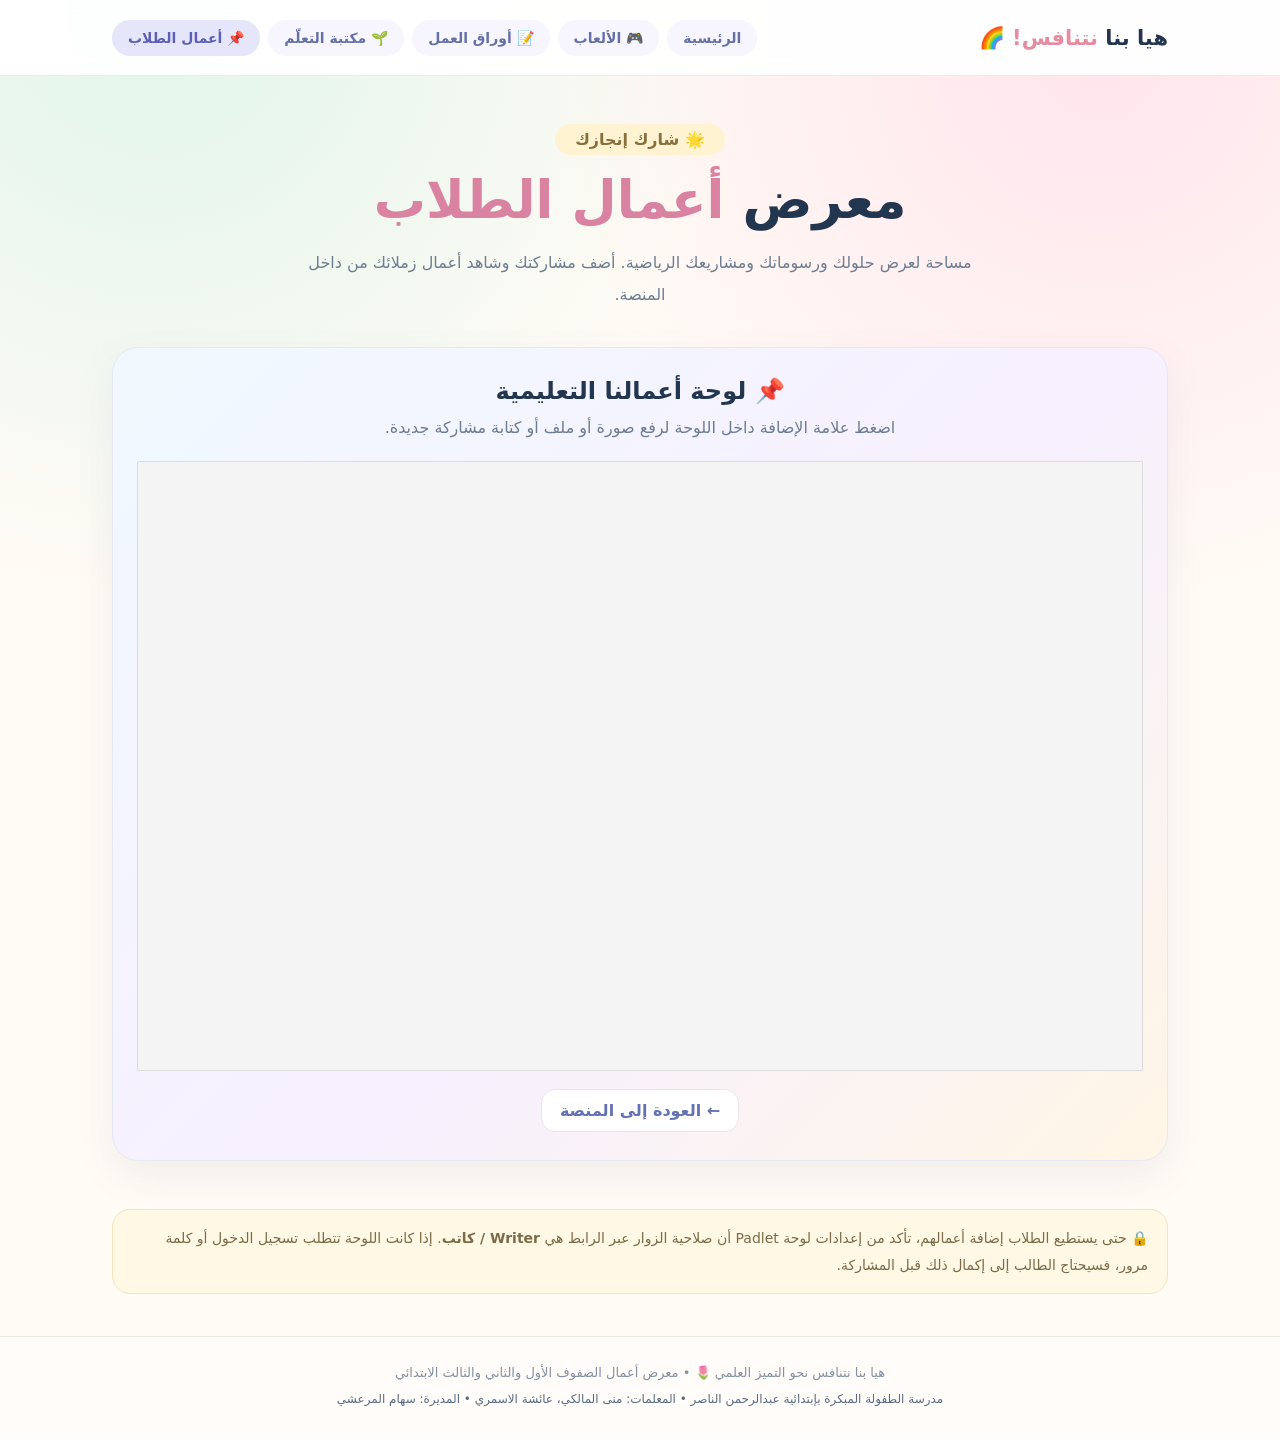
<file: padlet.html>
<!doctype html>
<html lang="ar" dir="rtl">
<head>
<meta charset="utf-8">
<meta name="viewport" content="width=device-width, initial-scale=1, viewport-fit=cover">
<meta name="theme-color" content="#e5f3ff">
<meta name="description" content="معرض أعمال الطلاب في منصة هيا بنا نتنافس نحو التميز العلمي">
<title>معرض أعمال الطلاب | هيا بنا نتنافس</title>
<link rel="icon" href="favicon.png">
<link rel="stylesheet" href="extras.css">
<style>
.padlet-hero{padding:48px 0 22px;text-align:center}
.padlet-hero h1{font-size:clamp(32px,5vw,52px);line-height:1.3;margin:12px 0}
.padlet-hero h1 span{color:#d982a1}
.padlet-hero p{max-width:700px;margin:auto;color:#6d7d91;line-height:2;font-size:16px}
.padlet-panel{max-width:1100px;margin:14px auto 48px;background:linear-gradient(135deg,#f0f9ff,#f7f0ff 55%,#fff6e6);border:1px solid #e5e8f2;border-radius:26px;padding:clamp(12px,2.5vw,24px);box-shadow:var(--shadow)}
.padlet-panel h2{text-align:center;font-size:24px;margin:5px 0 8px}
.padlet-panel>p{text-align:center;color:#6c7c91;line-height:1.9;margin:0 auto 18px}
.padlet-embed{border:1px solid rgba(0,0,0,.1);border-radius:12px;box-sizing:border-box;overflow:hidden;position:relative;width:100%;background:#F4F4F4}
.padlet-embed iframe{width:100%;height:608px;display:block;border:0;padding:0;margin:0;background:#F4F4F4}
.padlet-note{max-width:1100px;margin:0 auto 42px;background:#fff8e4;border:1px solid #f2e6bf;border-radius:18px;padding:15px 19px;color:#7b6b48;line-height:1.9;font-size:14px}
.padlet-back{display:table;margin:18px auto 4px;background:#fff;border:1px solid #e9e5ef;padding:11px 18px;border-radius:14px;font-weight:900;color:#6372b4;text-decoration:none}
@media(max-width:620px){.padlet-hero{padding-top:34px}.padlet-panel{border-radius:19px;padding:9px}.padlet-embed iframe{height:608px}.padlet-panel h2{font-size:21px}}
</style>
</head>
<body>
<header class="topbar"><div class="wrap top-inner"><a href="index.html" class="brand">هيا بنا <strong>نتنافس!</strong> 🌈</a><nav class="top-links"><a href="index.html">الرئيسية</a><a href="games.html">🎮 الألعاب</a><a href="worksheets.html">📝 أوراق العمل</a><a href="resources.html">🌱 مكتبة التعلّم</a><a href="padlet.html" class="on">📌 أعمال الطلاب</a></nav></div></header>
<main class="wrap">
<section class="padlet-hero"><span class="eyebrow">🌟 شارك إنجازك</span><h1>معرض <span>أعمال الطلاب</span></h1><p>مساحة لعرض حلولك ورسوماتك ومشاريعك الرياضية. أضف مشاركتك وشاهد أعمال زملائك من داخل المنصة.</p></section>
<section class="padlet-panel"><h2>📌 لوحة أعمالنا التعليمية</h2><p>اضغط علامة الإضافة داخل اللوحة لرفع صورة أو ملف أو كتابة مشاركة جديدة.</p>
<div class="padlet-embed" style="border:1px solid rgba(0,0,0,0.1);border-radius:2px;box-sizing:border-box;overflow:hidden;position:relative;width:100%;background:#F4F4F4"><p style="padding:0;margin:0"><iframe src="https://padlet.com/embed/s0257d45h43q8de7q1ux" frameborder="0" allow="camera;microphone;geolocation;display-capture;clipboard-write" style="width:100%;height:608px;display:block;padding:0;margin:0" title="لوحة أعمال الطلاب"></iframe></p></div>
<a class="padlet-back" href="index.html">← العودة إلى المنصة</a></section>
<div class="padlet-note">🔒 حتى يستطيع الطلاب إضافة أعمالهم، تأكد من إعدادات لوحة Padlet أن صلاحية الزوار عبر الرابط هي <b>Writer / كاتب</b>. إذا كانت اللوحة تتطلب تسجيل الدخول أو كلمة مرور، فسيحتاج الطالب إلى إكمال ذلك قبل المشاركة.</div>
</main>
<footer class="footer">هيا بنا نتنافس نحو التميز العلمي 🌷 • معرض أعمال الصفوف الأول والثاني والثالث الابتدائي<div style="margin:9px auto 0;font-size:12px;line-height:1.8;text-align:center;color:#596b83">مدرسة الطفولة المبكرة بإبتدائية عبدالرحمن الناصر • المعلمات: منى المالكي، عائشة الاسمري • المديرة: سهام المرعشي</div></footer>
</body>
</html>
</file>
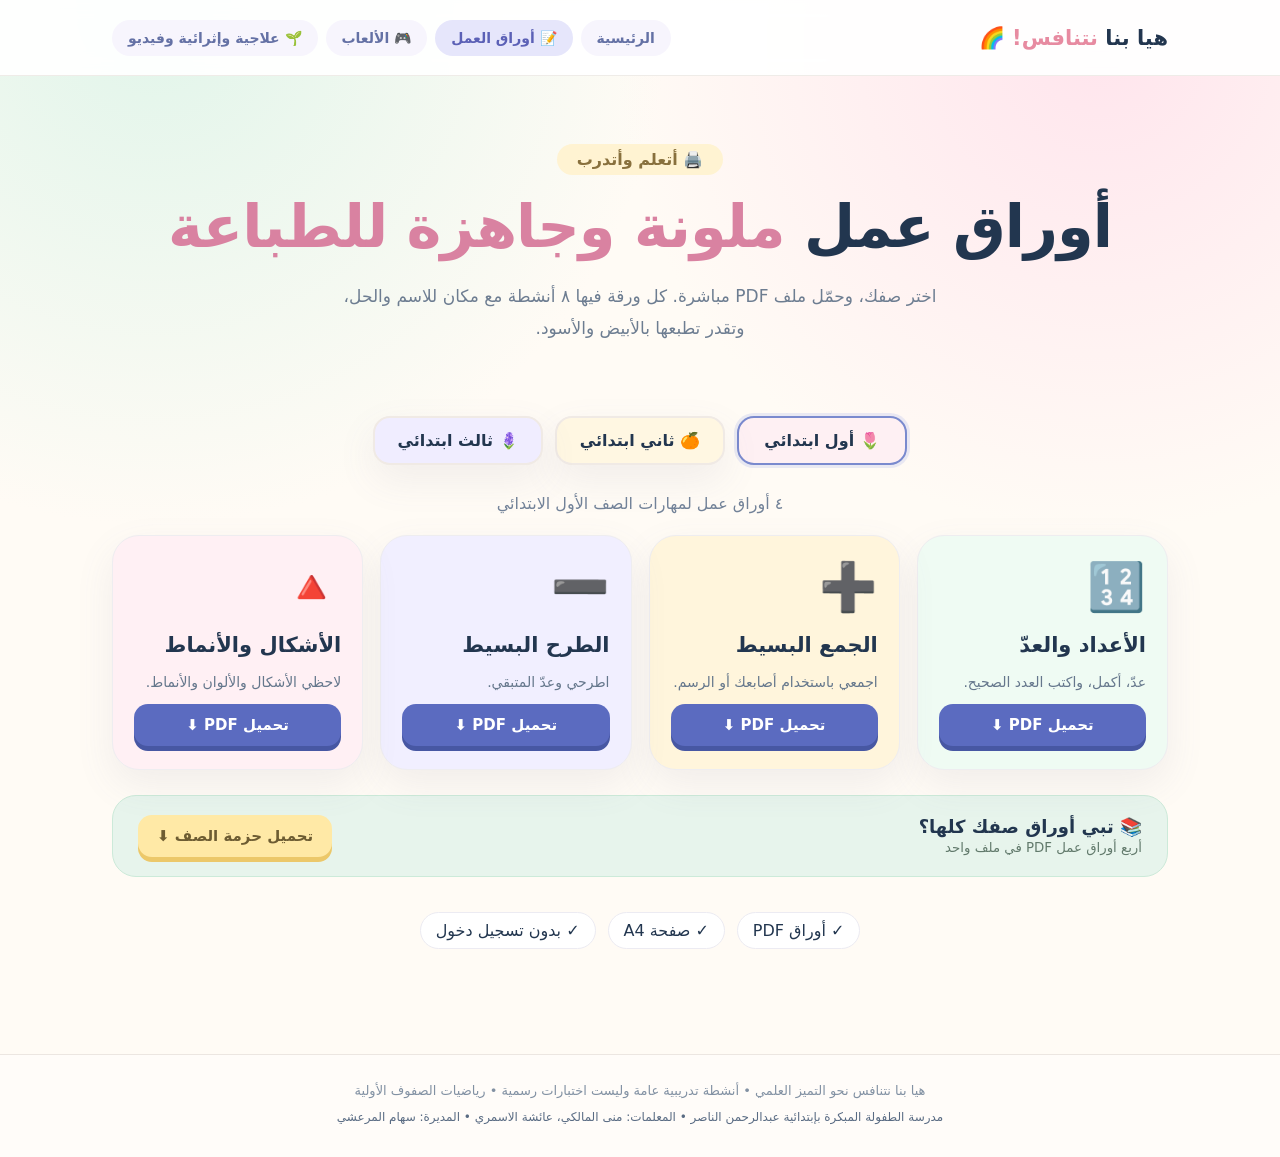
<file: worksheets.html>
<!doctype html><html lang="ar" dir="rtl"><head><meta charset="utf-8"><meta name="viewport" content="width=device-width,initial-scale=1"><title>أوراق العمل | هيا بنا نتنافس</title><link rel="icon" href="favicon.png"><link rel="stylesheet" href="extras.css"></head><body><header class="topbar"><div class="wrap top-inner"><a href="index.html" class="brand">هيا بنا <strong>نتنافس!</strong> 🌈</a><nav class="top-links"><a href="index.html">الرئيسية</a><a href="worksheets.html" class="on">📝 أوراق العمل</a><a href="games.html" class="">🎮 الألعاب</a><a href="resources.html">🌱 علاجية وإثرائية وفيديو</a></nav></div></header><main class="wrap"><section class="hero"><span class="eyebrow">🖨️ أتعلم وأتدرب</span><h1>أوراق عمل <span class="pink">ملونة وجاهزة للطباعة</span></h1><p>اختر صفك، وحمّل ملف PDF مباشرة. كل ورقة فيها ٨ أنشطة مع مكان للاسم والحل، وتقدر تطبعها بالأبيض والأسود.</p></section><section class="section"><div class="grade-choose" aria-label="اختيار الصف"><button type="button" class="grade-button" data-grade="1">🌷 أول ابتدائي</button><button type="button" class="grade-button" data-grade="2">🍊 ثاني ابتدائي</button><button type="button" class="grade-button" data-grade="3">🪻 ثالث ابتدائي</button></div><p id="sheetSummary" class="summary"></p><div id="sheetGrid" class="grid"></div><div class="banner"><div><b>📚 تبي أوراق صفك كلها؟</b><br><small>أربع أوراق عمل PDF في ملف واحد</small></div><a id="packLink" class="btn light" href="worksheets/grade-1-pack.zip" download>تحميل حزمة الصف ⬇</a></div><div class="flag"><span>✓ أوراق PDF</span><span>✓ صفحة A4</span><span>✓ بدون تسجيل دخول</span></div></section></main><footer class="footer">هيا بنا نتنافس نحو التميز العلمي • أنشطة تدريبية عامة وليست اختبارات رسمية • رياضيات الصفوف الأولية<div style="margin:9px auto 0;font-size:12px;line-height:1.8;text-align:center;color:#596b83">مدرسة الطفولة المبكرة بإبتدائية عبدالرحمن الناصر • المعلمات: منى المالكي، عائشة الاسمري • المديرة: سهام المرعشي</div></footer><script id="sheetData" type="application/json">[{"grade": "1", "gradeName": "الأول", "title": "الأعداد والعدّ", "topic": "numbers", "file": "worksheets/grade-1-numbers.pdf", "description": "عدّ، أكمل، واكتب العدد الصحيح."}, {"grade": "1", "gradeName": "الأول", "title": "الجمع البسيط", "topic": "addition", "file": "worksheets/grade-1-addition.pdf", "description": "اجمعي باستخدام أصابعك أو الرسم."}, {"grade": "1", "gradeName": "الأول", "title": "الطرح البسيط", "topic": "subtraction", "file": "worksheets/grade-1-subtraction.pdf", "description": "اطرحي وعدّ المتبقي."}, {"grade": "1", "gradeName": "الأول", "title": "الأشكال والأنماط", "topic": "shapes", "file": "worksheets/grade-1-shapes.pdf", "description": "لاحظي الأشكال والألوان والأنماط."}, {"grade": "2", "gradeName": "الثاني", "title": "القيمة المنزلية", "topic": "place", "file": "worksheets/grade-2-place.pdf", "description": "تعرّفي إلى الآحاد والعشرات والمئات."}, {"grade": "2", "gradeName": "الثاني", "title": "الجمع", "topic": "addition", "file": "worksheets/grade-2-addition.pdf", "description": "اجمعي الأعداد، واستخدمي المساحة للحل."}, {"grade": "2", "gradeName": "الثاني", "title": "الطرح", "topic": "subtraction", "file": "worksheets/grade-2-subtraction.pdf", "description": "اطرحِي مع التركيز على الآحاد والعشرات."}, {"grade": "2", "gradeName": "الثاني", "title": "الوقت والمال", "topic": "life", "file": "worksheets/grade-2-life.pdf", "description": "حلّ مسائل من حياتك اليومية."}, {"grade": "3", "gradeName": "الثالث", "title": "الضرب", "topic": "multiply", "file": "worksheets/grade-3-multiply.pdf", "description": "استخدمي المجموعات المتساوية للتدرب على الضرب."}, {"grade": "3", "gradeName": "الثالث", "title": "القسمة", "topic": "division", "file": "worksheets/grade-3-division.pdf", "description": "فكري في التوزيع بالتساوي."}, {"grade": "3", "gradeName": "الثالث", "title": "الكسور", "topic": "fractions", "file": "worksheets/grade-3-fractions.pdf", "description": "اقرأ الكسر وتعرفي إلى أجزائه."}, {"grade": "3", "gradeName": "الثالث", "title": "الهندسة والقياس", "topic": "geometry", "file": "worksheets/grade-3-geometry.pdf", "description": "استخدمي المسطرة أو الرسم وقت الحاجة."}]</script><script>
const meta=JSON.parse(document.getElementById('sheetData').textContent);let current='1';const names={1:'الأول',2:'الثاني',3:'الثالث'};const icons={numbers:'🔢',addition:'➕',subtraction:'➖',shapes:'🔺',place:'🧮',life:'⏰',multiply:'✖️',division:'➗',fractions:'🍕',geometry:'📐'};function setGrade(g){current=g;document.querySelectorAll('.grade-button').forEach(b=>b.classList.toggle('selected',b.dataset.grade===g));document.getElementById('sheetSummary').textContent='٤ أوراق عمل لمهارات الصف '+names[g]+' الابتدائي';document.getElementById('packLink').href='worksheets/grade-'+g+'-pack.zip';document.getElementById('sheetGrid').replaceChildren(...meta.filter(x=>x.grade===g).map(x=>{let c=document.createElement('article');c.className='card';c.innerHTML='<div class="emoji">'+(icons[x.topic]||'📝')+'</div><h2></h2><p></p><a class="btn" download>تحميل PDF ⬇</a>';c.querySelector('h2').textContent=x.title;c.querySelector('p').textContent=x.description;c.querySelector('a').href=x.file;return c}))}document.querySelectorAll('.grade-button').forEach(b=>b.addEventListener('click',()=>setGrade(b.dataset.grade)));const q=new URLSearchParams(location.search).get('grade');setGrade(['1','2','3'].includes(q)?q:'1');
</script></body></html>
</file>
<file: extras.css>
:root{--ink:#22364f;--muted:#728298;--bg:#fffbf5;--rose:#ffd6e2;--mint:#d9f4e7;--sky:#d9efff;--yellow:#ffedb8;--violet:#e5dcff;--accent:#626dc0;--shadow:0 15px 38px #6c708d19}*{box-sizing:border-box}html{scroll-behavior:smooth}body{margin:0;background:radial-gradient(circle at 12% 1%,#e1f5ea,transparent 32%),radial-gradient(circle at 86% 4%,#ffe5ed,transparent 31%),var(--bg);color:var(--ink);font-family:system-ui,'Geeza Pro',Tahoma,sans-serif}button,a,input,select{font:inherit}button{cursor:pointer}button:disabled{cursor:default;opacity:.6}a{text-decoration:none;color:inherit}a:focus-visible,button:focus-visible,select:focus-visible{outline:3px solid #8796e5;outline-offset:3px}.wrap{max-width:1100px;margin:auto;padding:0 22px}.topbar{position:sticky;top:0;background:#ffffffed;backdrop-filter:blur(10px);z-index:4;border-bottom:1px solid #efece8}.top-inner{min-height:75px;display:flex;align-items:center;justify-content:space-between;gap:14px}.brand{font-size:21px;font-weight:900}.brand strong{color:#e78ba1}.top-links{display:flex;flex-wrap:wrap;gap:8px;align-items:center}.top-links a{border-radius:20px;background:#f7f5fd;padding:10px 16px;font-weight:800;color:#6471a5;font-size:14px}.top-links a.on{background:#e6e6fb;color:#5b60b6}.hero{padding:68px 0 32px;text-align:center}.eyebrow{display:inline-block;background:#fff3d2;color:#88703d;padding:6px 20px;border-radius:50px;font-weight:900}.hero h1{font-size:clamp(34px,5vw,59px);line-height:1.3;margin:14px auto;letter-spacing:-1px}.hero h1 .pink{color:#d982a1}.hero p{font-size:17px;color:#6d7d91;max-width:620px;margin:0 auto;line-height:1.9}.spark{font-size:36px;margin:5px;color:#e2bd63}.section{padding:20px 0 60px}.grade-choose{display:flex;gap:12px;justify-content:center;margin:20px auto 29px;flex-wrap:wrap}.grade-button{border:2px solid #f0eae5;background:white;border-radius:17px;padding:13px 20px;min-width:170px;box-shadow:var(--shadow);font-weight:900;color:var(--ink)}.grade-button[data-grade="1"]{background:#fef0f3}.grade-button[data-grade="2"]{background:#fff7e2}.grade-button[data-grade="3"]{background:#f0edff}.grade-button.selected{border-color:#7a8ace;box-shadow:0 0 0 3px #b9bfea50}.summary{text-align:center;color:var(--muted);margin-bottom:22px}.grid{display:grid;grid-template-columns:repeat(4,1fr);gap:17px}.card{padding:23px 21px;background:#fff;border:1px solid #eeedf0;box-shadow:var(--shadow);border-radius:27px;display:flex;flex-direction:column;gap:9px;min-width:0}.card:nth-child(4n+1){background:#effbf3}.card:nth-child(4n+2){background:#fff5dc}.card:nth-child(4n+3){background:#f1efff}.card:nth-child(4n+4){background:#fff0f4}.card .emoji{font-size:47px;line-height:1.2}.card h2{font-size:21px;line-height:1.5;margin:5px 0 0}.card p{color:#65778c;line-height:1.8;margin:0;font-size:14px;flex:1}.btn{padding:12px 19px;border-radius:14px;background:#5b6bc0;color:white;font-weight:900;display:inline-flex;justify-content:center;align-items:center;border:0;text-align:center;box-shadow:0 5px 0 #4757a3;font-size:15px;gap:8px}.btn:active{transform:translateY(2px);box-shadow:0 3px 0 #4757a3}.btn.secondary{background:#fff;color:#5667b6;border:1px solid #d9ddf2;box-shadow:none}.btn.light{background:#ffe9a6;color:#6d5c32;box-shadow:0 5px 0 #ecc86a}.banner{margin:25px auto;background:#e7f4ec;border:1px solid #ccead9;border-radius:24px;padding:19px 25px;display:flex;align-items:center;justify-content:space-between;gap:14px}.banner b{font-size:18px}.banner small{color:#627a6c}.footer{border-top:1px solid #ece6e1;background:#fffcf9;color:#8291a3;text-align:center;padding:28px;font-size:13px;margin-top:35px}.hidden{display:none!important}.back{border:0;background:none;font-weight:900;color:#6972b8;padding:9px 0 15px}.game-board{max-width:780px;margin:0 auto;padding-bottom:45px}.game-panel{background:white;border:1px solid #ebeef3;box-shadow:var(--shadow);border-radius:32px;padding:27px}.game-top{display:flex;justify-content:space-between;flex-wrap:wrap;gap:10px;margin-bottom:16px}.chip{padding:7px 14px;border-radius:20px;background:#eef6ff;color:#56698c;font-weight:900;font-size:14px}.title-small{font-size:25px;line-height:1.5;margin:12px 0}.answer-grid{display:grid;grid-template-columns:repeat(2,1fr);gap:12px}.answer{background:#f8f7fe;border:2px solid #e6e3f0;border-radius:18px;min-height:81px;font-size:22px;font-weight:900;color:#405376}.answer:disabled{opacity:1}.answer.good,.sort-pill.done{background:#dbf5e8;border-color:#6bc59b;color:#2c7555}.answer.bad,.sort-pill.bad{background:#ffe1e5;border-color:#ec94a5;color:#b24e61}.feedback{min-height:57px;background:#f5f7fd;border-radius:15px;padding:10px 16px;line-height:1.8;margin:15px 0;font-weight:800}.feedback.good{background:#e6f9eb;color:#37845b}.feedback.bad{background:#fff0f3;color:#ab5c6f}.progress{height:10px;background:#eaeef6;overflow:hidden;border-radius:12px}.progress>div{height:100%;background:#95cdab;transition:width .25s}.memory-grid{display:grid;grid-template-columns:repeat(4,1fr);gap:13px;margin:24px auto;max-width:600px}.memory-card{border:2px solid #dce4f1;background:linear-gradient(135deg,#d5e8ff,#ffdae5);border-radius:19px;min-height:108px;box-shadow:0 6px 0 #d9d4ea;font-size:25px;font-weight:900;color:#415376;padding:5px;overflow-wrap:anywhere}.memory-card.open,.memory-card.matched{background:#fffef6;border-color:#d8e5c8;box-shadow:0 2px 0 #d9e8cf}.memory-card.matched{background:#e7f8eb;border-color:#88c99b}.sort-grid{display:flex;gap:10px;justify-content:center;flex-wrap:wrap;margin:32px 0 16px}.sort-pill{min-width:85px;min-height:83px;background:#ffeff3;border:2px solid #f6bccc;border-radius:19px;font-size:26px;color:#5b5578;font-weight:900;padding:9px}.sort-progress{color:#6d8195;font-size:15px}.result{background:linear-gradient(135deg,#fff8e0,#edf8f1);border-radius:25px;padding:35px 22px;text-align:center}.result h2{font-size:32px}.result .stars{font-size:43px;color:#daaa43}.game-illustration{font-size:62px;text-align:center;margin:15px}.narrow{max-width:640px;margin:auto}.note{font-size:13px;line-height:1.9;color:#728398;text-align:center}.download-all{margin-top:8px}.pill-number{background:#fff;border-radius:50px;padding:3px 13px;font-weight:900}.flag{display:flex;align-items:center;justify-content:center;gap:12px;flex-wrap:wrap;padding:10px 0}.flag span{background:#fff;border-radius:99px;padding:8px 15px;border:1px solid #ecebf2}.sticky-hint{text-align:center;color:#64768b;margin:20px 0}.response-box{background:#fff5ec;padding:14px;border-radius:17px;margin-top:14px}
@media(max-width:860px){.grid{grid-template-columns:repeat(2,1fr)}}
@media(max-width:600px){.wrap{padding:0 15px}.top-inner{gap:8px;flex-wrap:wrap;padding-top:11px;padding-bottom:10px}.brand{font-size:17px}.top-links{gap:4px}.top-links a{font-size:11px;padding:8px 10px}.hero{padding:42px 0 20px}.hero p{font-size:14px}.grade-choose{gap:6px}.grade-button{min-width:0;flex:1;padding:10px 6px;font-size:12px}.grid{grid-template-columns:1fr;gap:12px}.card{flex-direction:row;align-items:center;flex-wrap:wrap;padding:15px 17px;border-radius:22px}.card .emoji{font-size:38px}.card h2{font-size:18px;flex:1}.card p{flex-basis:100%;font-size:13px}.card .btn{width:100%}.banner{flex-direction:column;align-items:stretch}.game-panel{padding:20px 14px;border-radius:22px}.answer{font-size:19px;min-height:72px}.memory-grid{gap:8px}.memory-card{font-size:19px;min-height:76px;border-radius:13px}.sort-pill{min-width:65px;min-height:70px;font-size:23px}.title-small{font-size:23px}}
@media(prefers-reduced-motion:reduce){*{scroll-behavior:auto!important;transition:none!important}}

#modeCards{grid-template-columns:repeat(3,minmax(0,1fr))}@media(max-width:760px){#modeCards{grid-template-columns:1fr}}
</file>
